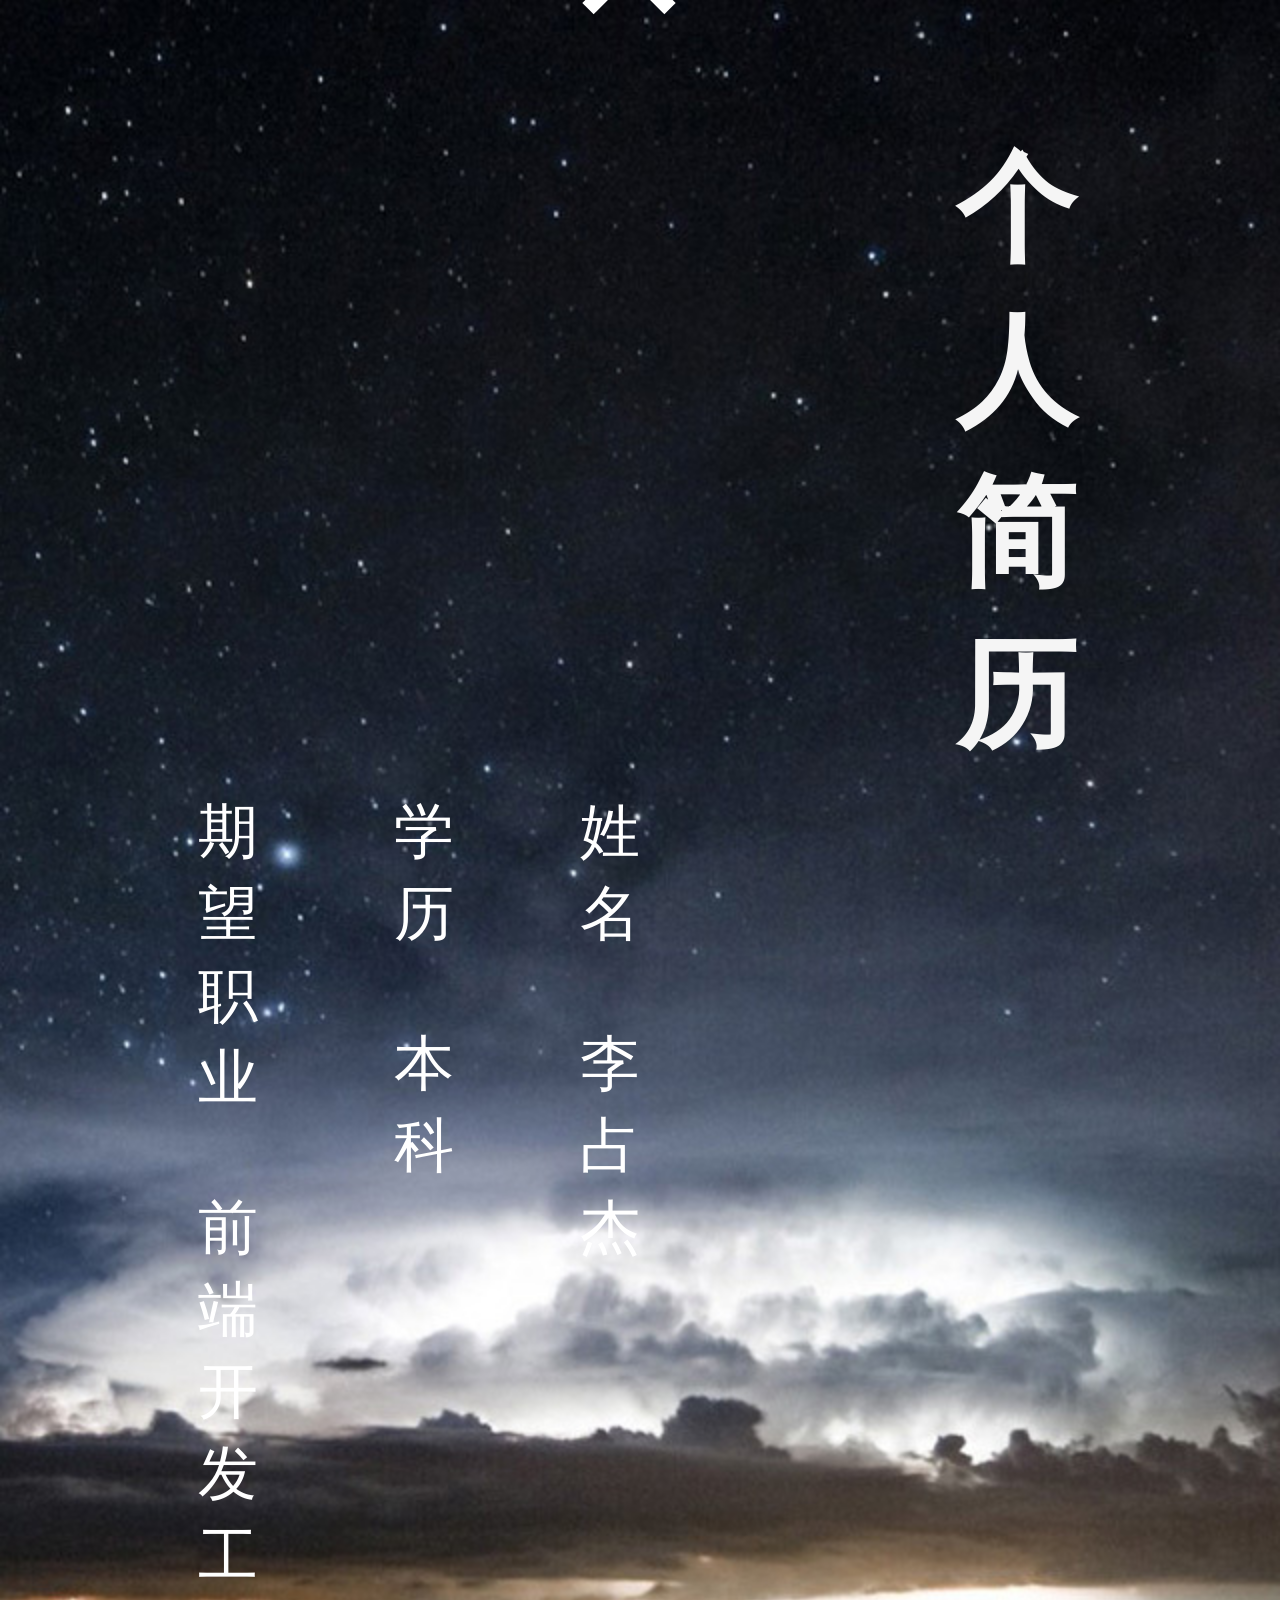
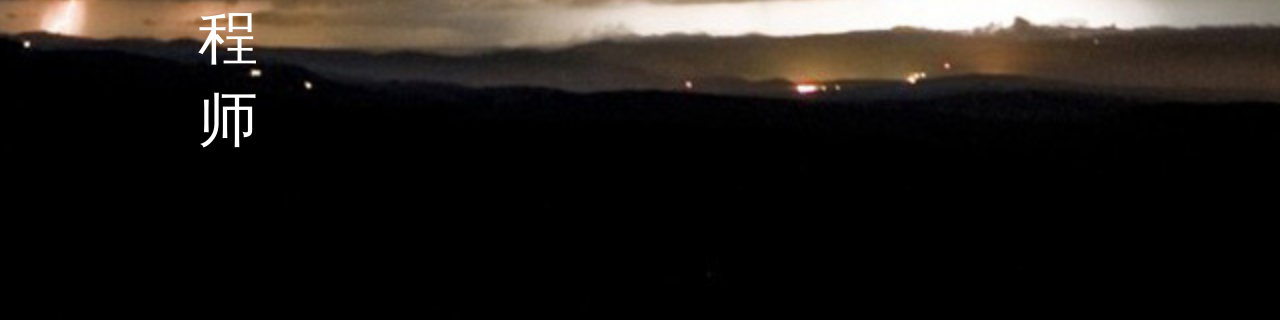
<file: index.html>
<!DOCTYPE html>
<html>
<head lang="en">
    <meta charset="UTF-8">
    <title></title>
    <meta name="viewport" content="width=device-width,initial-scale=1.0, user-scalable=no">
    <link type="text/css" rel="stylesheet" href="css/index.css"/>
</head>
<body>
<div id="main">
    <ul class="slide">
        <li class="zIndex">
            <div class="a1">
                <h2>个人简历 </h2>

                <div class="name1">
                    <p>姓名<br><br>李占杰</p>

                    <p>学历<br><br>本科</p>

                    <p> 期望职业<br><br>前端开发工程师 </p>
                </div>
            </div>
        </li>
        <li>
            <div class="a2">
                <h2>个人资料</h2>

                <div class="name2">
                    <p>姓名：李占杰</p>

                    <p>性别：男</p>

                    <p>学历：本科</p>

                    <p>语言：英语四级 </p>

                    <p>爱好：电影、运动</p>

                    <p>联系方式：15601361662</p>

                    <p>邮箱：1017986845@qq.com</p>

                    <p>毕业院校：北华航天工业学院</p>
                </div>
            </div>
        </li>
        <li>
            <div class="a3">
                <p>工作经历</p>

                <!--<p>2012年12月 ~ 2014年7月 北京宸康科技有限公司<br>-->
                    <!--所属行业：计算机软件<br>-->
                    <!--公司规模：50-100人<br>-->
                    <!--所属部门/职位：研发部/web前端工程师<br>-->
                    <!--主要工作职责：<br>-->
                    <!--与设计师合作，根据产品原型开发前端代码，实现网站页面的js特效，配合后台开发人员完成后端数据的接口；解决不同的浏览器及不同版本的兼容性问题；异步加载的实现。<br>-->
                <!--</p>-->

                <p>2014/09 – 2015/12 ：北京航天爱锐科技有限责任公司<br>
                    开发工具：firefox、Chrome、IE、webstorm  gulp<br>
                    职    务：web前端开发工程师<br>
                    主要负责：根据设计师的设计图需求、利用js来实现效果以及网站上线前的样式检查，及兼容性调整网站的后期维护<br>
                    2013/06 – 2014/8 ：北京美丽优品电子商务有限公司<br>
                    开发工具：firefox、Chrome、IE、webstorm  gulp<br>
                    职    务：web前端开发工程师<br>
                    主要负责：主要负责该网站的JS编码，及简单的后台交互。并配合需求进行网站的改版；维护及优化网站前端性能，提高用户体验。<br>
                </p>
            </div>
        </li>
        <li>
            <div class="a4 ">
                <p>求职意向</p>

                <p>工作性质：全职</p>

                <p> 期望职业：前端开发工程师 </p>

                <p>期望薪资：面议</p>

                <p>到岗时间：一周内</p>

                <p>教育背景</p>

                <p>2013.06 毕业于北华航天工业学院</p>
            </div>
        </li>
        <li>
            <div class="a5">
                <h2>IT技能</h2>

                <p>1、对WEB标准有良好认识，了解标签语义化；</p>

                <p>2、了解HTML和CSS兼容性处理；</p>

                <p>3、熟练使用JavaScript</p>

                <p>4、JS中的面向对象及设计模式有一定了解；</p>

                <p>5、了解jQuery类库，阅读过其部分源码；</p>

                <p>6、Ajax、JSON等前端技术的原理进行开发；</p>
            </div>
        </li>
        <li>
            <div class="a6">
                <p>团结</p>

                <p>协作</p>

                <p>乐观</p>

                <p>开朗</p>

                <p>拼搏</p>

                <p>进取</p>

                <p>自我评价</p>
            </div>
        </li>
        <li>
            <div class="a7">
                <p>谢谢欣赏</p>

                <p>扫码更多精彩</p>
                <img src="images/er.png">
            </div>
        </li>
    </ul>
    <div class="box move">
    </div>
    <div class="music move1">
        <audio id="musicAudio" src="video/chaoyuemengxiang.mp3" preload="none" loop/>
    </div>
</div>
<script type="text/javascript" src="js/index.js"></script>
<script type="text/javascript" src="js/touch.js"></script>
</body>
</html>
</file>
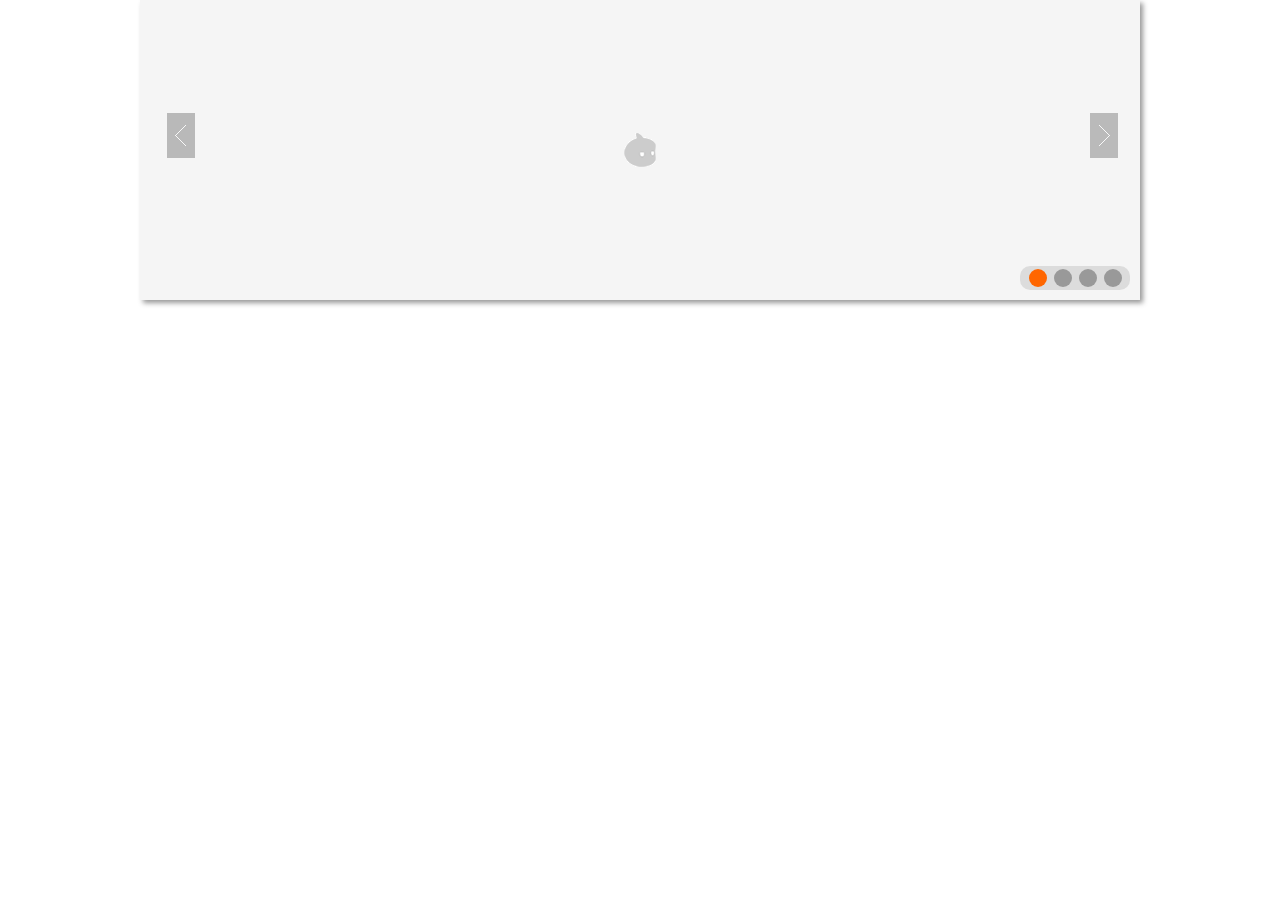
<file: 20151124轮播图练习/index.html>
<!DOCTYPE html>
<html>
<head lang="en">
    <meta charset="UTF-8">
    <title></title>
    <style type="text/css">
        html,body,div,ul,li,img {
            margin: 0;
            padding: 0;
            font-size: 12px;
            font-family: "Microsoft Yahei", "微软雅黑";
            -webkit-user-select: none;
        }
        ul,li{list-style: none}
        img {border: none}
        a{ text-decoration: none}
    </style>
    <link type="text/css" rel="stylesheet" href="css/banner.css"/>
</head>
<body>
<div class="banner" id="banner">
    <div class="bannerImg">
        <div></div>
        <div></div>
        <div></div>
        <div></div>
        <div></div>

    </div>
    <div class="bannerTipBg"></div>
        <ul class="bannerTip">
            <li class="select"></li>
            <li></li>
            <li></li>
            <li></li>
        </ul>
    <
    <a href="javascript:" class="bannerLeft" id="bannerLeft"></a>
    <a href="javascript:" class="bannerRight" id="bannerRight"></a>

</div>
</body>
</html>
</file>
<file: css/index.css>
*{
    margin: 0;
    padding: 0;
}
body,html{
    width: 100%;
    height: 100%;
    overflow: hidden;
}

ul{
    list-style: none;
}

#main{
    width: 640px;
    height: 960px;
    position: absolute;
    left: 50%;
    top: 0;
    margin-left: -320px;
    -webkit-transform-origin:top ;

}
.slide li{
    width: 100%;
    height: 100%;
    position: absolute;
    top: 0;
    left: 0;
}
.slide li:nth-child(1){

    background: url("../images/40.JPEG");

}
.slide li:nth-child(2){
    background: url("../images/17.jpg");
}
.slide li:nth-child(3){
    background: url("../images/17.jpg");
}
.slide li:nth-child(4){
    background: url("../images/17.jpg");
}
.slide li:nth-child(5){
    background: url("../images/17.jpg");
}
.slide li:nth-child(6){
    background: url("../images/17.jpg");
}
.slide li:nth-child(7){
    background: url("../images/40.JPEG");
}
.zIndex{
    z-index: 11;
}

.a1{
    position: absolute;
    top: 50%;
    width: 100%;
    margin-top: -415px;
}
.a1 h2{
    color: whitesmoke;
    text-align: center;
    font-size: 60px;
    letter-spacing: 15px;
    width: 10%;
    margin-left: 478px;
    height: 50px;
    -webkit-transform:  translate(0,-500px);
}
.a1 .name1{
    position: absolute;
    left: 50%;
    margin-left: 64px;
    top: 310px;
}
.name1 p {
    color: white;
    text-align: center;
    font-size: 30px;
    margin-top: 15px;
    width: 1px;
}

.name1 p:nth-child(1){
    text-align: center;
    position: absolute;
    left: -94px;
    top: 6px;
    -webkit-transform:  translate(0,800px);
    -webkit-transition-duration: 1s;

}
.name1 p:nth-child(2){
    position: absolute;
    left: -187px;
    top: 6px;
    -webkit-transform:  translate(0,800px);;
    -webkit-transition: 1s;


}
.name1 p:nth-child(3){
    position: absolute;
    left: -285px;
    top: 6px;
    -webkit-transform:  translate(0,800px);;
    -webkit-transition: 1s;


}


#a1 h2{
    -webkit-transform:  translate(0,0);
    -webkit-transition-duration: 1s;
    -webkit-transition-delay: 0.2s;
}
#a1 .name1 p:nth-child(1){
    -webkit-transform: translate(0,0);
    -webkit-transition: 1s;
    -webkit-transition-delay: 0.6s;
    transition-delay: 0.6s;
}
#a1 .name1 p:nth-child(2){
    -webkit-transform: translate(0,0);
    -webkit-transition: 1s;
    -webkit-transition-delay: 1s;
    transition-delay: 1s;
}
#a1 .name1 p:nth-child(3){
    -webkit-transform: translate(0,0);
    -webkit-transition: 1s;
    -webkit-transition-delay: 1.4s;
    transition-delay: 1.4s;
}


.a2{
    position: absolute;
    top: 40%;
    left: 10%;
    width: 100%;
    /*height: 100%;*/
    /*margin-left: -200px;*/
    margin-top: -300px;
}
.a2 h2{
    /*color: black;*/
    text-align: left;
    font-size:40px;
    /*font-family: "Microsoft Yahei", "微软雅黑";*/
    width: 50%;
    height: 80px;

    color: blue;
    line-height: 80px;
    margin-left: 60px;
    border-radius:10px;

    /*box-shadow:2px 1px 10px #333;*/
    /*background: -webkit-linear-gradient(left, #22b909, #00A5FF, #0044DD);*/
    -webkit-transform: translate(-500px,0);



}
.a2 .name2{
    /*width: 50%;*/
    position: absolute;
    left: 50%;
    margin-left: -260px;
    top: 150px;
    /*box-shadow: 2px 1px 10px #333;*/
    /*padding: 10px;*/
    overflow: hidden;
    /*border-radius:10px;*/
    /*background: -webkit-linear-gradient(left, #F9044E, #00A5FF, #11c900);*/
    color: black;



}
.name2 p{
    width: 0;
    height: 0;
    overflow: hidden;
    /*color: black;*/
    text-align: left;
    padding-left: 10px;
    font-size: 25px;
    font-weight: bold;
    margin-top: 20px;
    margin-bottom: 20px;
    color: blue;
    /*box-shadow: 1px 1px 5px #333;*/
}
#a2 h2{
    -webkit-transform: translate(0,0);
    -webkit-transition: 1s;
}

#a2 p{
    width: 450px;
    height:50px;
    -webkit-transition-duration: 1s;
    -webkit-transition-delay: 1.4s;
    transition-delay: 1.4s;
}
.a3{
    width: 80%;
    height: 90%;
    position: absolute;
    left: 50%;
    top: 48%;
    margin-left: -255px;
    margin-top: -400px;
}

.a3 p:nth-child(1){
    width: 200px;
    height: 200px;
    line-height: 180px;
    position: absolute;
    left: 4%;
    top: -5%;
    /*display: inline-block;*/
    /*float: left;*/
    font-size: 40px;
    font-weight: bold;
    /*border: 1px solid #31ce35;*/
    /*/!*border-radius: 50%;*!/*/
    /*text-align: center;*/
    /*background: #289ce9;*/
    /*box-shadow: 1px 2px 10px #333;*/
}
.a3 p:nth-child(2){
    width: 95%;
    /*height: 100px;*/
    line-height: 42px;
    position: absolute;
    left: 50%;
    top: 10%;
    /*display: inline-block;*/
    /*float: left;*/
    margin-left: -235px;
    font-size: 25px;
    /*border-radius: 50%;*/
    /*background: #11c900;*/
    /*text-align: center;*/
    color: #0000cc;
    font-weight: bold;
}
/*.a3 p:nth-child(3){*/
    /*width: 100px;*/
    /*height: 100px;*/
    /*line-height: 100px;*/
    /*position: absolute;*/
    /*left: 50%;*/
    /*top: 65%;*/
    /*display: inline-block;*/
    /*float: left;*/
    /*margin-left: 50px;*/
    /*font-size: 20px;*/
    /*border-radius: 50%;*/
    /*background: #11c900;*/
    /*text-align: center;*/
    /*color: white;*/
/*}*/

#a3 p{
    -webkit-transform: rotateY(360deg);
    -webkit-transition: 1s;
}




.a4 p {
    position: absolute;
    top: 3%;
    left: -150%;
    width: 75%;
    height: 10%;
    /*background: #fff;*/
    opacity: 1;
    font-size: 30px;
    font-weight: bold;
    line-height: 100px;
    padding-left: 5%;
    background: #f600f6;
    color: whitesmoke;
    border-radius: 10px;
}

.a4 p:nth-child(1) {
     ;

    font-size: 35px;
    background: #008000;
    color: black;
}
.a4 p:nth-child(2) {
    top: 16%;
    -webkit-animation-delay: 0.5s;
    animation-delay: 0.5s;
}

.a4 p:nth-child(3) {
    top: 29%;
    -webkit-animation-delay: 1s;
    animation-delay: 1s;
}

.a4 p:nth-child(4) {
    top: 42%;
    -webkit-animation-delay: 1.5s;
    animation-delay: 1.5s;
}
.a4 p:nth-child(5) {
    top: 55%;
    -webkit-animation-delay: 2s;
    animation-delay: 2s;
}
.a4 p:nth-child(6) {
    top: 70%;
    -webkit-animation-delay: 2.5s;
    animation-delay: 2.5s;
    font-size: 35px;
    background: #008000;
    color: black;
}
.a4 p:nth-child(7) {
    top: 83%;
    -webkit-animation-delay: 3s;
    animation-delay: 3s;
}

#a4 p {
    -webkit-animation-name: myMove;
    animation-name: myMove;

    -webkit-animation-duration: 1s;
    animation-duration: 1s;

    -webkit-animation-timing-function: linear;
    animation-timing-function: linear;

    /*-webkit-animation: myMove 1s linear; /!*infinite*!/*/
    /*animation: myMove 1s linear;*/

    /*当动画模拟完成后让当前元素的位置停留在最后一帧的位置*/
    -webkit-animation-fill-mode: both;
    animation-fill-mode: both;
}

@-webkit-keyframes myMove {
    25% {
        left: -75%;
    }
    50%, 100% {
        left: 10%;
    }
    75% {
        left: 75%;
    }
}

@keyframes myMove {
    25% {
        left: -75%;
    }
    50%, 100% {
        left: 10%;
    }
    75% {
        left: 75%;
    }
}


/*.a4{*/
    /*width: 80%;*/
    /*height: 80%;*/
    /*position: absolute;*/
    /*left: 50px;*/
    /*top: 50%;*/
    /*margin-left:  60px;*/
    /*margin-top: -300px;*/
    /*color: black;*/

    /*padding: 10px;*/
    /*/!*box-shadow: 1px 5px 10px #333;*!/*/
    /*/!*background: -webkit-linear-gradient(left, #009998, #00A5FF, #ffff00);*!/*/
    /*-webkit-transform:rotate(0deg) scale(0)*/

/*}*/

/*.a4 p{*/
    /*height: 80px;*/
    /*line-height: 80px;*/
    /*font-size: 20px;*/

/*}*/
/*.a4 p:nth-child(1){*/
    /*height: 100px;*/
    /*line-height: 100px;*/
    /*font-size: 40px;*/
    /*font-weight: bold;*/

/*}*/
/*.a4 p:nth-child(2) ,.a4 p:nth-child(4){*/
    /*/!*text-align: right;*!/*/


/*}*/
/*#a4 {*/
    /*-webkit-transform:rotate(360deg) scale(1);*/
    /*-webkit-transition: 1s;*/

/*}*/

.a5{
    width: 500px;
    height: 500px;
    position: absolute;
    left: 50%;
    top: 50%;
    margin-left:  -250px;
    margin-top: -390px;


}
.a5 h2{
    width: 100%;
    height: 60px;
    line-height: 60px;
    font-size: 40px;
    color: whitesmoke;
    -webkit-transform: scale(0);

}
.a5 p{
    width: 100%;
    height: 60px;
    line-height: 60px;
    font-size: 25px;
    display: inline-block;
    margin-top: 40px;
    color: white;
    word-wrap: normal;
    background: #0fb200;
    border-radius: 5px;
}
.a5 p:nth-child(odd){
    -webkit-transform: translate(-600px,0);
}
.a5 p:nth-child(even){
    -webkit-transform: translate(600px,0);
}
#a5 h2{-webkit-transform: scale(1);
    -webkit-transition: 1s;
}

#a5 P{
    -webkit-transform: translate(0,0);
    -webkit-transition: 1s;
    -webkit-animation-delay: 3s;
    animation-delay: 3s;

}



/*.a6{*/
/*width: 500px;*/
/*height: 500px;*/
/*position: absolute;*/
/*left: 50%;*/
/*top: 50%;*/
/*margin-left:  -250px;*/
/*margin-top: -300px;*/


/*}*/



.a6 p{
    width: 120px;
    height: 120px;
    line-height: 120px;
    text-align: center;
    border-radius: 50%;
    position: absolute;
    left:50%;
    top:50%;
    margin-left: -60px;
    margin-top: -60px;
    font-size: 25px;
    font-weight: bold;
    color: whitesmoke;

}
.a6 p:nth-child(1){
    background: #0fb200;
}
.a6 p:nth-child(2){
    background: #b4b472;
}
.a6 p:nth-child(3){
    background: #ffff00;
}
.a6 p:nth-child(4){
    background: #00FF00;
}
.a6 p:nth-child(5){
    background: #f600f6;
}
.a6 p:nth-child(6){
    background: #AA3333;
}
.a6 p:nth-child(7){
    background: #008000;
}
#a6 p:nth-child(1){
    left:50%;
    top:30%;
}
#a6 p:nth-child(2) {
    left: 20%;
    top: 40%
}
#a6 p:nth-child(3){
    left:80%;
    top:40%
}
#a6 p:nth-child(4){
    left:20%;
    top:60%;
}
#a6 p:nth-child(5){
    left:80%;
    top:60%;
}
#a6 p:nth-child(6){
    left:50%;
    top:70%;
}
/*#a6 p:nth-child(7){*/
    /*left:40%;*/
    /*top:70%;*/
/*}*/
#a6 p{
    -webkit-transform: rotate(720deg);
    -webkit-transition: 1s;
}

.a7 img{
    width: 300px;
    height: 300px;
    position: absolute;
    left: 50%;
    top: 50%;
    margin-left:  -148px;
    margin-top: 14px;
    -webkit-transform: scale(0);
}
.a7 p{
    width: 200px;
    height: 120px;
    line-height: 120px;
    text-align: center;
    /*border-radius: 50%;*/
    position: absolute;
    left:50%;
    top:50%;
    margin-left: -100px;
    margin-top: -220px;
    font-size: 40px;
    font-weight: bold;
    color: white;
    -webkit-transform: translate(-800px,0);


}
.a7 p:nth-child(2){
    width: 300px;
    height: 120px;
    line-height: 120px;
    text-align: center;
    /*border-radius: 50%;*/
    position: absolute;
    left:50%;
    top:50%;
    margin-left: -144px;
    margin-top: -84px;
    font-size: 35px;
    font-weight: bold;
    color: white;
    -webkit-transform: translate( 800px,0);


}

#a7 p:nth-child(1){
-webkit-transform: translate(0,0);
-webkit-transition: 1s;

}
#a7 p:nth-child(2){
-webkit-transform: translate(0,0);
-webkit-transition: 1s;
    -webkit-transition-delay: 1.2s;
    transition-delay: 1.2s;

}
#a7 img{
-webkit-transform: scale(1);
-webkit-transition: 1s;
    -webkit-transition-delay: 2.4s;
    transition-delay: 2.4s;

}
/*.a6 p{*/
    /*width: 100%;*/
    /*height: 400px;*/
    /*line-height: 60px;*/
    /*font-size: 25px;*/
    /*display: inline-block;*/
    /*margin-top: 0;*/
    /*color: white;*/
    /*font-weight: bold;*/
    /*padding: 10px;*/
    /*background: #f600f6;*/
    /*position: absolute;*/
    /*left: -10px;*/
    /*-webkit-transform: translate(0,800px);*/


/*}*/
/*#a6 p{*/
    /*-webkit-transform: translate(0,0);*/
    /*-webkit-transition: 1s;*/

/*}*/
/*#a6 h2{*/
    /*-webkit-transform:  scale(1);*/
    /*-webkit-transition: 1s;*/

/*}*/

.box{
    position: absolute;
    /*bottom: 2%;*/
    left: 50%;
    margin-left: -22px;
    margin-top: -15px;
    z-index: 12;
    width: 25px;
    height: 25px;
    border-top: 8px solid white;
    border-left: 8px solid white;
    -webkit-transform: rotate(45deg)
}


div.move {
    -webkit-animation :  Move 1s linear 0s infinite alternate;
    animation :  Move 1s linear 0s infinite alternate;
}

@keyframes  Move {
    0% {
        bottom: 2%;
        opacity: 0.1;
    }
   25% {
        bottom: 3%;
        opacity: 0.25
    }
    50% {
        bottom: 4%;
        opacity: 0.5;
    }
    75% {
        bottom: 5%;
        opacity: 0.75;
    }
      100% {
        bottom: 6%;
          opacity: 1;
    }

}
@-webkit-keyframes  Move {
    0% {
        bottom: 2%;
        opacity: 0;
    }
   25% {
        bottom: 3%;
        opacity: 0.25;
    }
    50% {
        bottom: 4%;
        opacity: 0.5;
    }
    75% {
        bottom: 5%;
        opacity: 0.75;
    }
      100% {
        bottom: 6%;
          opacity: 1;
    }

}



.music {
    display: none;

    position: absolute;
    top: 25px;
    right: 72px;
    width: 50px;
    height: 50px;
    background: url("../video/music.svg") no-repeat;
    /*background: url("../images/1.jpg") no-repeat;*/
    /*background: #f600f6;*/
    background-size: 100%;

    -webkit-transform: rotate(0deg);
    transform: rotate(0deg);
    z-index: 100;
}

.music audio {
    display: none;

}

.music.move1 {
    -webkit-animation: audioMove 1s linear 0s infinite;
    animation: audioMove 1s linear 0s infinite;
    -webkit-animation-fill-mode: both;
    animation-fill-mode: both;
}

@-webkit-keyframes audioMove {
    100% {
        -webkit-transform: rotate(360deg);
        transform: rotate(360deg);
    }
}

@keyframes audioMove {
    100% {
        -webkit-transform: rotate(360deg);
        transform: rotate(360deg);
    }
}
</file>
<file: 20151124轮播图练习/css/banner.css>
/*
display
position
top/left
float
magrin
padding
width/height
text-align
border
background
overflow
字体等一些其余的样式
css3样式

*/
.banner {
    position: relative;
    overflow: hidden;
    width: 1000px;
    margin: 0 auto;
    height: 300px;
    background: red;
    box-shadow: 3px 3px 5px 0 #999;
}

.banner .bannerImg {
    position: absolute;
    top: 0;
    left: 0;
    width: 5000px;
    height: 300px;
    overflow: hidden;

}
.banner .bannerImg div{
    width: 1000px;
    float: left;
    height: 300px;
    background: url("../img/default.gif") no-repeat center center #f5f5f5;
}

.banner .bannerImg div img{
    width: 100%;
    height: 100%;
}
.banner .bannerTipBg{
    position: absolute;
    bottom: 10px;
    right: 10px;
    width: 110px;
    height: 24px;
    background: #000;
    opacity: 0.1;
    filter: alpha(opacity=10);
    border-radius: 10px;
}
.banner .bannerTip{
    position: absolute;
    bottom: 13px;
    right: 11px;
    width: 100px;
    height: 18px;
    overflow: hidden;
}
.banner .bannerTip li{
    float: left;
    margin-right: 7px;
    width: 18px;
    height: 18px;
    background: #999999;
    cursor: pointer;
    border-radius: 50%;
}
.banner .bannerTip  li.select{
    background: #ff6600;
}
.banner .bannerLeft, .banner .bannerRight{
    /*display: none;*/
    position: absolute;
    top: 45%;
    margin : -22px 0 0 20px;
    width: 30px;
    height: 45px;
    background: url("../img/pre.png") no-repeat 0 0;
    opacity: 0.3;
    filter: alpha(opacity=30);
}
.banner .bannerRight{
    right: 20px;
    background-position: -50px 0;
}
.banner .bannerLeft:hover, .banner .bannerRight:hover{
    opacity: 0.8;
    filter: alpha(opacity=80);

}
</file>
